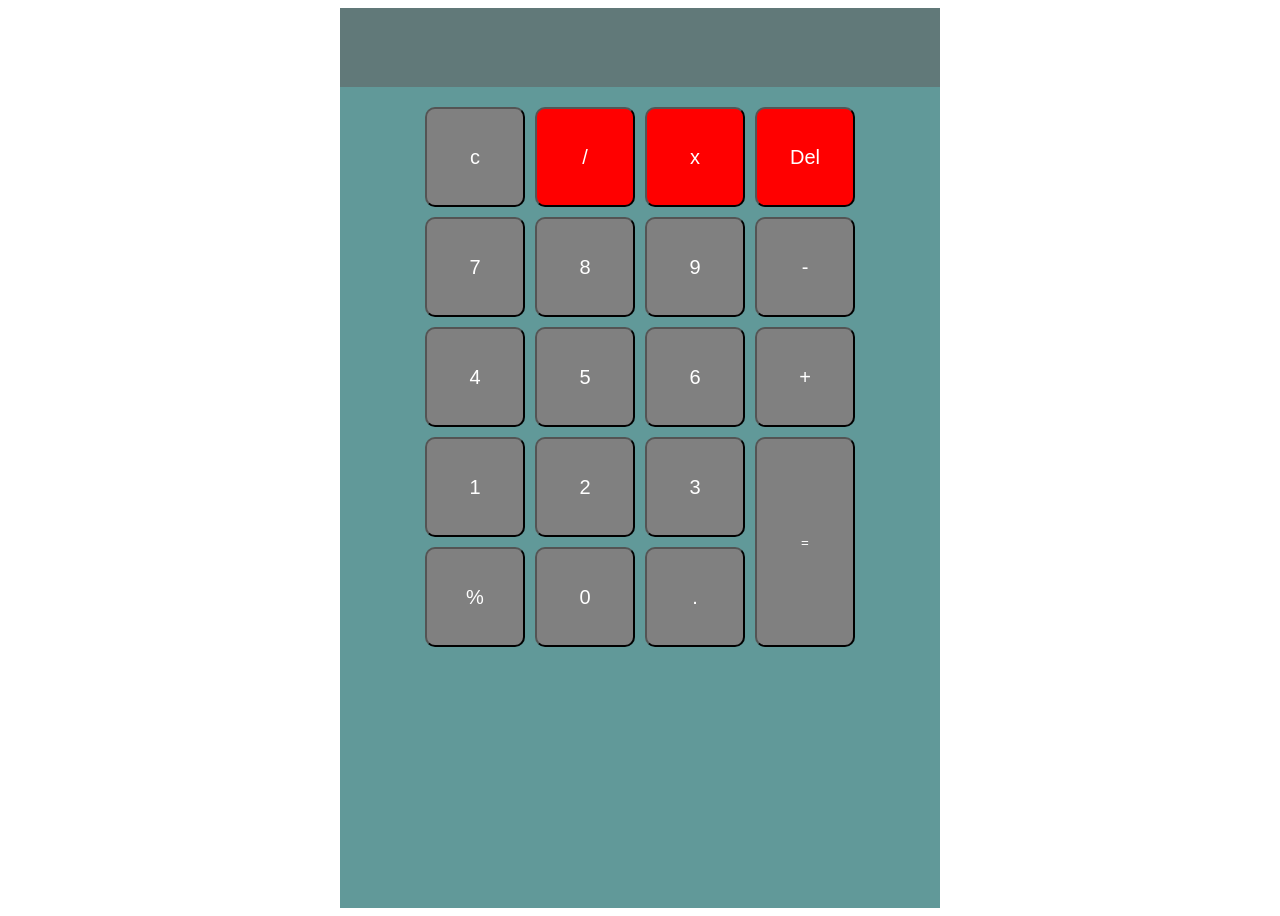
<file: index.html>
<!DOCTYPE html>
<html lang="en">
<head>
    <meta charset="UTF-8">
    <meta name="viewport" content="width=device-width, initial-scale=1.0">
    <title>Document</title>

    <style>

        body{
            background-color: white;
        }

        .main{
            width: 600px;
            min-height: 100vh;
            margin: 0 auto;
            background-color: rgb(97, 153, 153);
            overflow: hidden;
        }

        .main input{
            width: 100%;
            border: none;
            padding: 20px;
            background-color: rgb(97, 121, 121);
            overflow: hidden;
            font-size: 34px;
            font-weight: 600;
            color: #fff;
        }

        .calculator{
            width: 500px;
            min-height: 300px;
            display: grid;
            grid-template-columns: auto auto auto auto;
            margin-left: auto;
            margin-right: auto;
            padding-bottom: 20px;
            justify-content: center;
            padding-top: 20px;
            column-gap: 10px;
            row-gap: 10px;
          
        }

        .calculator .btn{
            width: 100px;
            height: 100px;
            background-color: grey;
            border-radius: 10px;
            color: white;
            font-size: 20px
          
        }

        .calculator .stretch{
            width: 100px;
            height: 210px;
            background-color: gray;
            border-radius: 10px;
            color: white;
            grid-column-start: 4;
            grid-column-end: 5;
            grid-row-start: 4;
            grid-row-end: 6;


        }

        @media (max-width: 748px){
            .main{
                width: 100%;
                min-height: 500px;
            }

            .calculator{
                display: grid;
                grid-template-columns: 1fr 1fr 1fr 1fr;
            }

              .calculator .btn{
                width: 150px;
                height: 150px;
                font-size: 2.5rem;
                font-weight: 700;
              }

                .calculator .stretch{
                    width: 150px;
                    height: 310px;
                    font-size: 2.5rem;
                    font-weight: 700;
                }

                .main input{
                    height: 120px;
                    font-size: 3.6rem;
                }
        }
    </style>
</head>
<body>
  <div class="main">
    <input type="text" readonly id="display">
       <div class="calculator">
        <button onclick="clearScreen()" class="btn">c</button>
        <button onclick="appendText('/')" class="btn" style="background-color: red;">/</button>
        <button onclick="appendText('*')" class="btn" style="background-color: red;">x</button>
        <button onclick="delText()" class="btn" style="background-color: red;">Del</button>
        <button onclick="appendText('7')" class="btn">7</button>
        <button onclick="appendText('8')" class="btn">8</button>
        <button onclick="appendText('9')" class="btn">9</button>
        <button onclick="appendText('-')" class="btn">-</button>
        <button onclick="appendText('4')" class="btn">4</button>
        <button onclick="appendText('5')" class="btn">5</button>
        <button onclick="appendText('6')" class="btn">6</button>
        <button onclick="appendText('+')" class="btn">+</button>
        <button onclick="appendText('1')" class="btn">1</button>
        <button onclick="appendText('2')" class="btn">2</button>
        <button onclick="appendText('3')" class="btn">3</button>
        <button onclick="displayAnswer()" class="stretch">=</button>
        <button onclick="percent()" class="btn">%</button>
        <button onclick="appendText('0')" class="btn">0</button>
        <button onclick="appendText('.')" class="btn">.</button>
       </div>
  </div>
  <script>
    let displayText = document.getElementById("display");
    console.log(displayText.value);

    function appendText(input){
        displayText.value += input;
        console.log(displayText.value);

    }

    function displayAnswer(){

        try{
        displayText.value = eval(displayText.value);
        }

        catch(error){
            displayText.value = "Guy U Don Mad";
        }
    }

    function clearScreen(){
         displayText.value = " ";
    }

    function delText(){
        displayText.value = displayText.value.slice(0, -1);
    }

    function percent(){
        displayText.value = displayText.value/100;
        
    }
  </script>
    
</body>
</html>
</file>
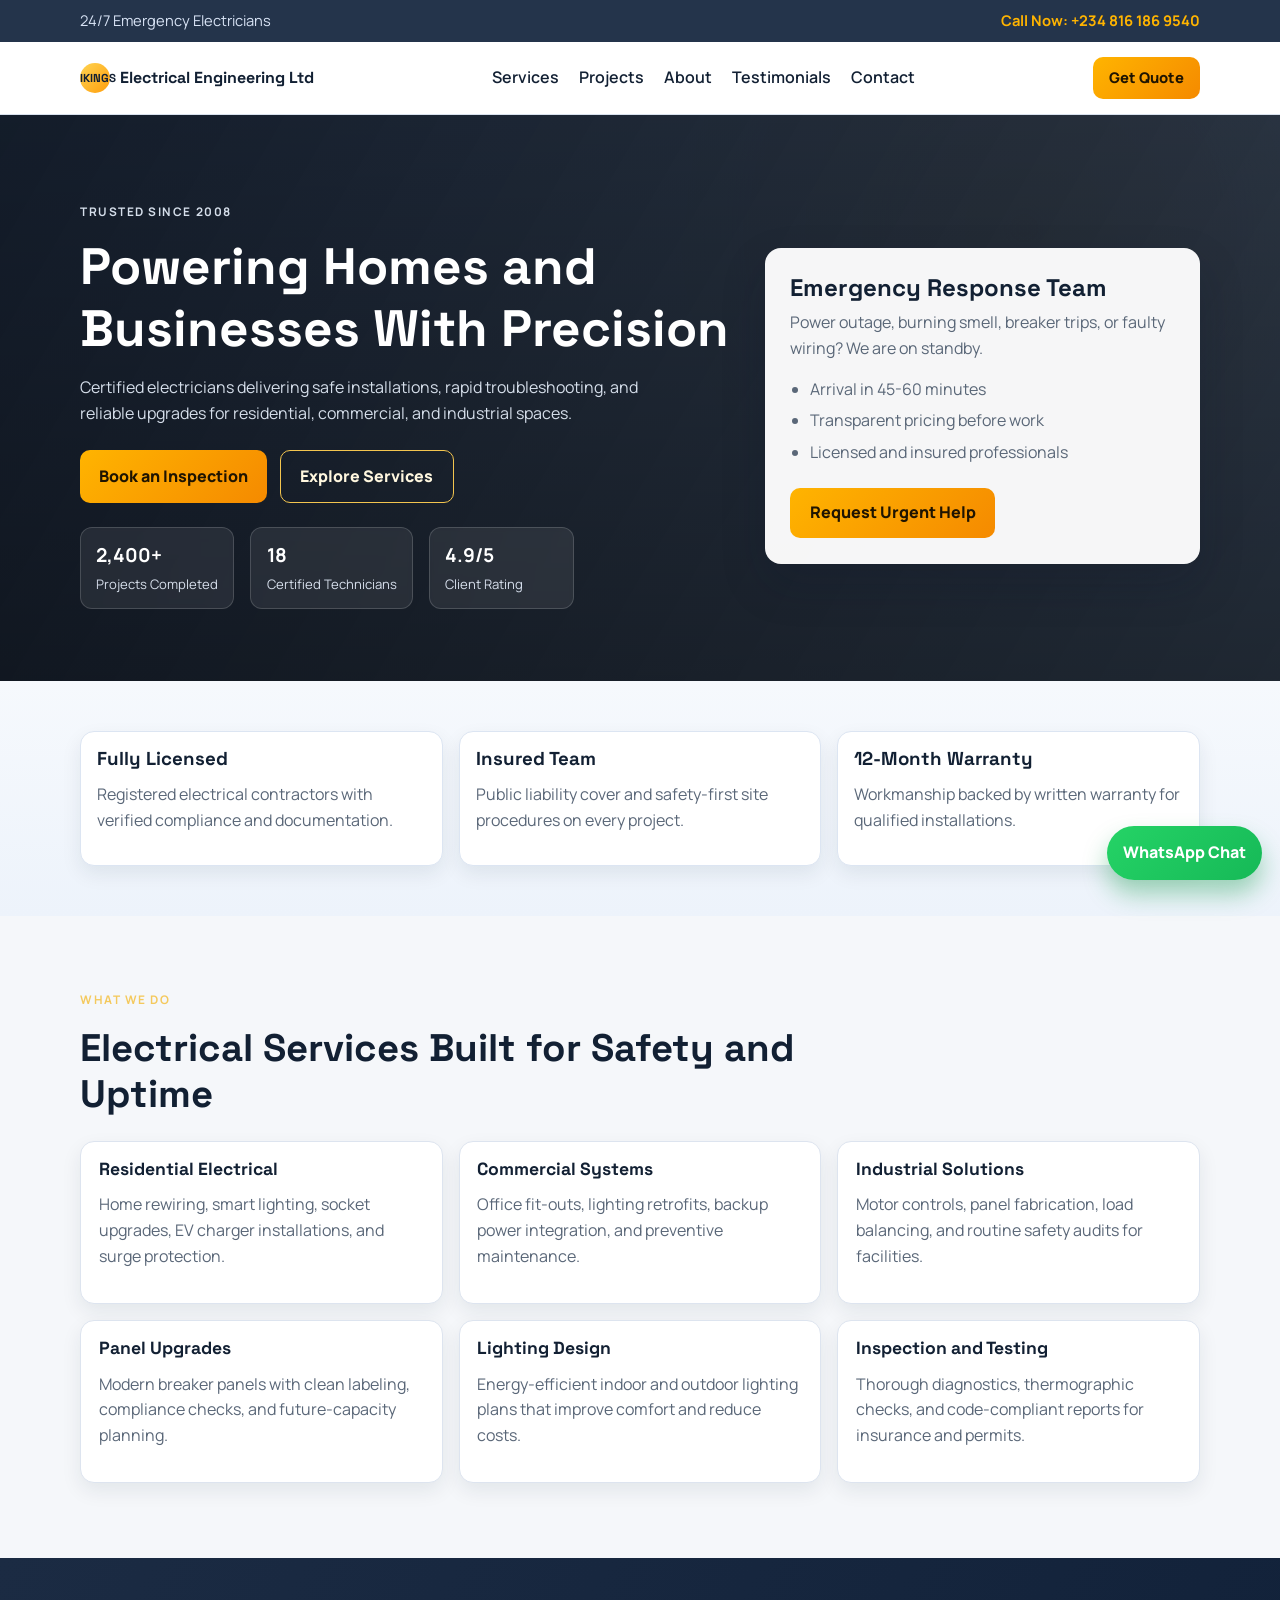
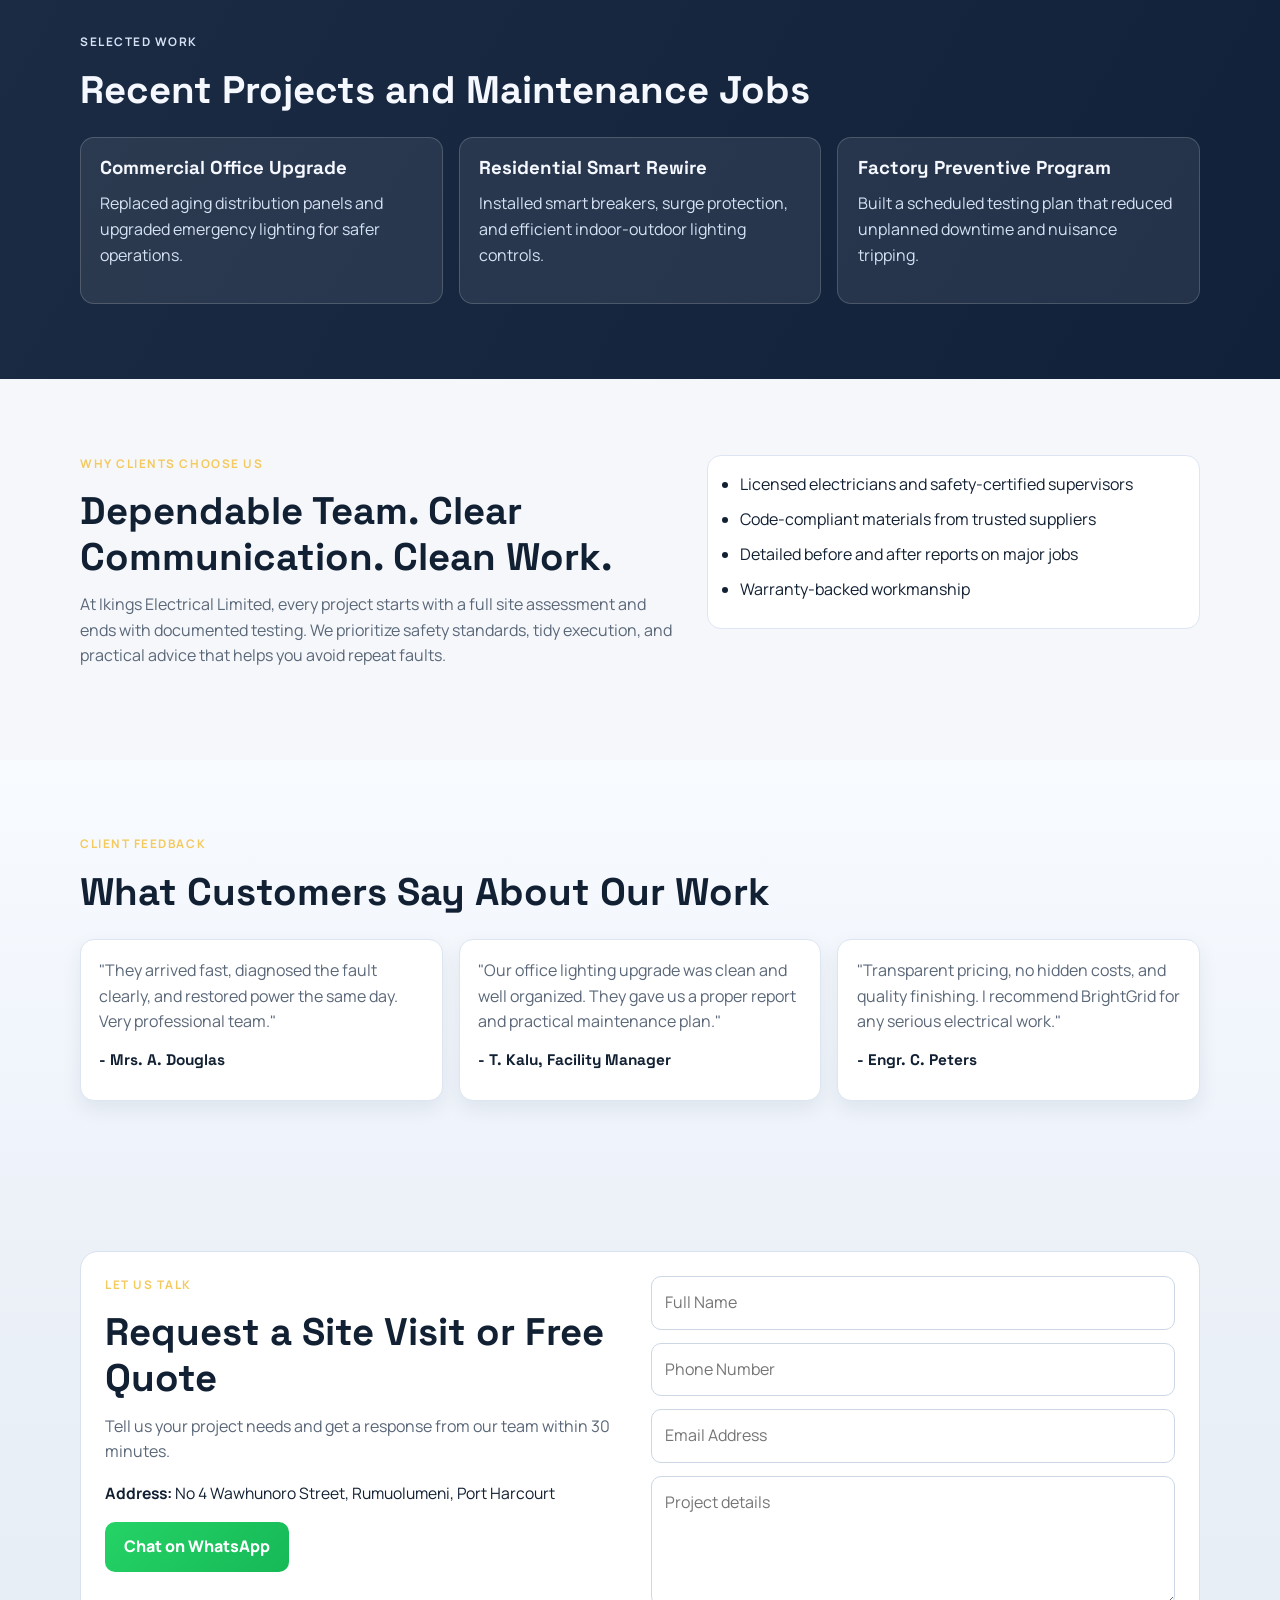
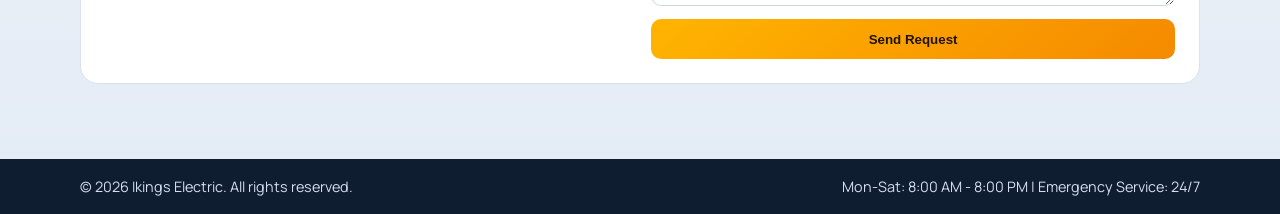
<file: ikcompany.html>
<!DOCTYPE html>
<html lang="en">
<head>
  <meta charset="UTF-8" />
  <meta name="viewport" content="width=device-width, initial-scale=1.0" />
  <title>IKINGS ELECTRICAL ENGINEERING LTD</title>
  <meta name="description" content="Licensed electrical contractors for homes, offices, and industrial facilities. 24/7 emergency service, panel upgrades, rewiring, and safety inspections." />
  <link rel="preconnect" href="https://fonts.googleapis.com" />
  <link rel="preconnect" href="https://fonts.gstatic.com" crossorigin />
  <link href="https://fonts.googleapis.com/css2?family=Manrope:wght@400;500;700;800&family=Space+Grotesk:wght@500;700&display=swap" rel="stylesheet" />
  <link rel="stylesheet" href="ikcompany.css" />
</head>
<body>
  <header class="topbar">
    <div class="container topbar-inner">
      <p>24/7 Emergency Electricians</p>
      <a href="tel:+2348161869540">Call Now: +234 816 186 9540</a>
    </div>
  </header>

  <nav class="navbar">
    <div class="container nav-inner">
      <a class="logo" href="#">
        <span class="logo-bolt">IKINGS</span>
        <span>Electrical Engineering Ltd</span>
      </a>
      <ul class="nav-links">
        <li><a href="#services">Services</a></li>
        <li><a href="#projects">Projects</a></li>
        <li><a href="#about">About</a></li>
        <li><a href="#testimonials">Testimonials</a></li>
        <li><a href="#contact">Contact</a></li>
      </ul>
      <a class="btn btn-small" href="#contact">Get Quote</a>
    </div>
  </nav>

  <main>
    <section class="hero">
      <div class="overlay"></div>
      <div class="container hero-grid">
        <div class="hero-copy">
          <p class="eyebrow">Trusted Since 2008</p>
          <h1>Powering Homes and Businesses With Precision</h1>
          <p>
            Certified electricians delivering safe installations, rapid troubleshooting,
            and reliable upgrades for residential, commercial, and industrial spaces.
          </p>
          <div class="hero-actions">
            <a class="btn" href="#contact">Book an Inspection</a>
            <a class="btn btn-outline" href="#services">Explore Services</a>
          </div>
          <ul class="hero-stats">
            <li><strong>2,400+</strong><span>Projects Completed</span></li>
            <li><strong>18</strong><span>Certified Technicians</span></li>
            <li><strong>4.9/5</strong><span>Client Rating</span></li>
          </ul>
        </div>
        <aside class="hero-card">
          <h2>Emergency Response Team</h2>
          <p>Power outage, burning smell, breaker trips, or faulty wiring? We are on standby.</p>
          <ul>
            <li>Arrival in 45-60 minutes</li>
            <li>Transparent pricing before work</li>
            <li>Licensed and insured professionals</li>
          </ul>
          <a href="tel:+2348012345678" class="btn">Request Urgent Help</a>
        </aside>
      </div>
    </section>

    <section class="section trust-strip">
      <div class="container trust-grid">
        <article>
          <h3>Fully Licensed</h3>
          <p>Registered electrical contractors with verified compliance and documentation.</p>
        </article>
        <article>
          <h3>Insured Team</h3>
          <p>Public liability cover and safety-first site procedures on every project.</p>
        </article>
        <article>
          <h3>12-Month Warranty</h3>
          <p>Workmanship backed by written warranty for qualified installations.</p>
        </article>
      </div>
    </section>

    <section id="services" class="section">
      <div class="container">
        <div class="section-head">
          <p class="eyebrow">What We Do</p>
          <h2>Electrical Services Built for Safety and Uptime</h2>
        </div>
        <div class="cards">
          <article class="card">
            <h3>Residential Electrical</h3>
            <p>Home rewiring, smart lighting, socket upgrades, EV charger installations, and surge protection.</p>
          </article>
          <article class="card">
            <h3>Commercial Systems</h3>
            <p>Office fit-outs, lighting retrofits, backup power integration, and preventive maintenance.</p>
          </article>
          <article class="card">
            <h3>Industrial Solutions</h3>
            <p>Motor controls, panel fabrication, load balancing, and routine safety audits for facilities.</p>
          </article>
          <article class="card">
            <h3>Panel Upgrades</h3>
            <p>Modern breaker panels with clean labeling, compliance checks, and future-capacity planning.</p>
          </article>
          <article class="card">
            <h3>Lighting Design</h3>
            <p>Energy-efficient indoor and outdoor lighting plans that improve comfort and reduce costs.</p>
          </article>
          <article class="card">
            <h3>Inspection and Testing</h3>
            <p>Thorough diagnostics, thermographic checks, and code-compliant reports for insurance and permits.</p>
          </article>
        </div>
      </div>
    </section>

    <section id="projects" class="section section-dark">
      <div class="container">
        <div class="section-head">
          <p class="eyebrow">Selected Work</p>
          <h2>Recent Projects and Maintenance Jobs</h2>
        </div>
        <div class="project-grid">
          <article>
            <h3>Commercial Office Upgrade</h3>
            <p>Replaced aging distribution panels and upgraded emergency lighting for safer operations.</p>
          </article>
          <article>
            <h3>Residential Smart Rewire</h3>
            <p>Installed smart breakers, surge protection, and efficient indoor-outdoor lighting controls.</p>
          </article>
          <article>
            <h3>Factory Preventive Program</h3>
            <p>Built a scheduled testing plan that reduced unplanned downtime and nuisance tripping.</p>
          </article>
        </div>
      </div>
    </section>

    <section id="about" class="section about">
      <div class="container about-grid">
        <div>
          <p class="eyebrow">Why Clients Choose Us</p>
          <h2>Dependable Team. Clear Communication. Clean Work.</h2>
          <p>
            At Ikings Electrical Limited, every project starts with a full site assessment and ends with
            documented testing. We prioritize safety standards, tidy execution, and practical advice
            that helps you avoid repeat faults.
          </p>
        </div>
        <ul class="checklist">
          <li>Licensed electricians and safety-certified supervisors</li>
          <li>Code-compliant materials from trusted suppliers</li>
          <li>Detailed before and after reports on major jobs</li>
          <li>Warranty-backed workmanship</li>
        </ul>
      </div>
    </section>

    <section id="testimonials" class="section testimonials">
      <div class="container">
        <div class="section-head">
          <p class="eyebrow">Client Feedback</p>
          <h2>What Customers Say About Our Work</h2>
        </div>
        <div class="testimonial-grid">
          <article>
            <p>
              "They arrived fast, diagnosed the fault clearly, and restored power the same day.
              Very professional team."
            </p>
            <h3>- Mrs. A. Douglas</h3>
          </article>
          <article>
            <p>
              "Our office lighting upgrade was clean and well organized. They gave us a proper
              report and practical maintenance plan."
            </p>
            <h3>- T. Kalu, Facility Manager</h3>
          </article>
          <article>
            <p>
              "Transparent pricing, no hidden costs, and quality finishing. I recommend BrightGrid
              for any serious electrical work."
            </p>
            <h3>- Engr. C. Peters</h3>
          </article>
        </div>
      </div>
    </section>

    <section id="contact" class="section contact">
      <div class="container contact-box">
        <div>
          <p class="eyebrow">Let us Talk</p>
          <h2>Request a Site Visit or Free Quote</h2>
          <p>Tell us your project needs and get a response from our team within 30 minutes.</p>
          <p class="single-address"><strong>Address:</strong> No 4 Wawhunoro Street, Rumuolumeni, Port Harcourt</p>
          <a class="btn whatsapp-inline" href="https://wa.me/2348161869540?text=Hello%20Ikings%20Electrical,%20I%20need%20electrical%20service." target="_blank" rel="noopener noreferrer">Chat on WhatsApp</a>
        </div>
        <form class="contact-form" action="#" method="post">
          <input type="text" name="name" placeholder="Full Name" required />
          <input type="tel" name="phone" placeholder="Phone Number" required />
          <input type="email" name="email" placeholder="Email Address" required />
          <textarea name="message" rows="4" placeholder="Project details"></textarea>
          <button class="btn" type="submit">Send Request</button>
        </form>
      </div>
    </section>
  </main>

  <footer class="footer">
    <div class="container footer-inner">
      <p>© 2026 Ikings Electric. All rights reserved.</p>
      <p>Mon-Sat: 8:00 AM - 8:00 PM | Emergency Service: 24/7</p>
    </div>
  </footer>

  <a
    class="whatsapp-float"
    href="https://wa.me/2348161869540?text=Hello%20Ikings Electrical%20Engineering Ltd,%20I%20need%20electrical%20service."
    target="_blank"
    rel="noopener noreferrer"
    aria-label="Chat with us on WhatsApp"
  >
    WhatsApp Chat
  </a>
</body>
</html>
</file>
<file: ikcompany.css>
:root {
  --bg: #f5f7fa;
  --ink: #122033;
  --muted: #5a6778;
  --brand: #ffb400;
  --brand-deep: #f58a00;
  --steel: #24344b;
  --white: #ffffff;
  --panel: #e9edf4;
  --green: #25d366;
  --green-deep: #16b957;
  --radius: 16px;
  --shadow: 0 20px 45px rgba(10, 24, 45, 0.18);
}

* {
  box-sizing: border-box;
}

html,
body {
  margin: 0;
  padding: 0;
}

body {
  font-family: "Manrope", sans-serif;
  color: var(--ink);
  background: var(--bg);
  line-height: 1.6;
}

h1,
h2,
h3 {
  font-family: "Space Grotesk", sans-serif;
  line-height: 1.2;
  margin: 0 0 0.75rem;
}

p {
  margin: 0 0 1rem;
  color: var(--muted);
}

.container {
  width: min(1120px, 92%);
  margin-inline: auto;
}

.topbar {
  background: var(--steel);
  color: #d8e3f5;
  font-size: 0.92rem;
}

.topbar-inner {
  min-height: 42px;
  display: flex;
  align-items: center;
  justify-content: space-between;
  gap: 1rem;
}

.topbar p {
  color: inherit;
  margin: 0;
}

.topbar a {
  color: var(--brand);
  text-decoration: none;
  font-weight: 700;
}

.navbar {
  background: var(--white);
  position: sticky;
  top: 0;
  z-index: 50;
  border-bottom: 1px solid #d8e1ed;
}

.nav-inner {
  min-height: 72px;
  display: flex;
  align-items: center;
  justify-content: space-between;
  gap: 1rem;
}

.logo {
  display: flex;
  align-items: center;
  gap: 0.6rem;
  text-decoration: none;
  color: var(--ink);
  font-family: "Space Grotesk", sans-serif;
  font-weight: 700;
}

.logo-bolt {
  display: inline-grid;
  place-items: center;
  width: 30px;
  height: 30px;
  border-radius: 50%;
  background: linear-gradient(135deg, #ffd452, #ff9e0c);
  font-size: 0.72rem;
  font-weight: 800;
}

.nav-links {
  list-style: none;
  display: flex;
  gap: 1.25rem;
  margin: 0;
  padding: 0;
}

.nav-links a {
  text-decoration: none;
  color: var(--ink);
  font-weight: 600;
}

.btn {
  border: none;
  background: linear-gradient(135deg, var(--brand), var(--brand-deep));
  color: #1f1400;
  padding: 0.78rem 1.2rem;
  border-radius: 10px;
  text-decoration: none;
  display: inline-flex;
  align-items: center;
  justify-content: center;
  font-weight: 800;
  cursor: pointer;
  transition: transform 0.2s ease, box-shadow 0.2s ease;
}

.btn:hover {
  transform: translateY(-1px);
  box-shadow: 0 8px 18px rgba(245, 138, 0, 0.34);
}

.btn-small {
  padding: 0.6rem 1rem;
  font-size: 0.92rem;
}

.btn-outline {
  background: transparent;
  border: 1px solid #f3c54f;
  color: #fff7df;
}

.hero {
  position: relative;
  color: var(--white);
  padding: 5.5rem 0 4.5rem;
  background:
    linear-gradient(120deg, rgba(9, 20, 36, 0.94), rgba(11, 27, 49, 0.82)),
    radial-gradient(circle at 80% 20%, rgba(255, 186, 71, 0.28), transparent 36%),
    url("https://images.unsplash.com/photo-1466611653911-95081537e5b7?auto=format&fit=crop&w=1500&q=80") center/cover no-repeat;
}

.overlay {
  position: absolute;
  inset: 0;
  background: linear-gradient(180deg, rgba(0, 0, 0, 0.15), rgba(0, 0, 0, 0.42));
}

.hero-grid {
  position: relative;
  display: grid;
  grid-template-columns: 1.2fr 0.8fr;
  gap: 2rem;
  align-items: center;
}

.eyebrow {
  text-transform: uppercase;
  letter-spacing: 0.13em;
  font-size: 0.74rem;
  font-weight: 700;
  color: #f4c95d;
  margin-bottom: 0.9rem;
}

.hero h1 {
  font-size: clamp(1.9rem, 4vw, 3.45rem);
  margin-bottom: 1rem;
}

.hero-copy > p {
  color: #d5deea;
  max-width: 60ch;
}

.hero-actions {
  display: flex;
  flex-wrap: wrap;
  gap: 0.8rem;
  margin: 1.5rem 0;
}

.hero-stats {
  list-style: none;
  display: flex;
  flex-wrap: wrap;
  gap: 1rem;
  padding: 0;
  margin: 1.2rem 0 0;
}

.hero-stats li {
  background: rgba(255, 255, 255, 0.08);
  backdrop-filter: blur(2px);
  border: 1px solid rgba(255, 255, 255, 0.16);
  border-radius: 12px;
  padding: 0.75rem 0.95rem;
  min-width: 145px;
}

.hero-stats strong {
  display: block;
  color: #fff;
  font-size: 1.2rem;
}

.hero-stats span {
  font-size: 0.82rem;
  color: #d7dfec;
}

.hero-card {
  background: rgba(255, 255, 255, 0.96);
  color: var(--ink);
  border-radius: var(--radius);
  padding: 1.6rem;
  box-shadow: var(--shadow);
  transform: translateY(16px);
  animation: rise 0.8s ease forwards;
}

.hero-card h2 {
  margin-bottom: 0.45rem;
}

.hero-card ul {
  margin: 1rem 0 1.4rem;
  padding-left: 1.2rem;
}

.hero-card li {
  margin-bottom: 0.35rem;
  color: var(--muted);
}

.section {
  padding: 4.7rem 0;
}

.section-head {
  max-width: 800px;
  margin-bottom: 1.5rem;
}

.section h2 {
  font-size: clamp(1.5rem, 3vw, 2.4rem);
}

.trust-strip {
  background: linear-gradient(180deg, #f6f9fd, #edf3fb);
  padding-top: 3.1rem;
  padding-bottom: 3.1rem;
}

.trust-grid {
  display: grid;
  grid-template-columns: repeat(3, minmax(0, 1fr));
  gap: 1rem;
}

.trust-grid article {
  background: var(--white);
  border: 1px solid #dce5f2;
  border-radius: 14px;
  padding: 1rem;
  box-shadow: 0 8px 20px rgba(18, 32, 51, 0.08);
}

.cards {
  display: grid;
  grid-template-columns: repeat(3, minmax(0, 1fr));
  gap: 1rem;
}

.card {
  background: var(--white);
  border: 1px solid #dde4ef;
  border-radius: 14px;
  padding: 1.1rem;
  box-shadow: 0 8px 20px rgba(18, 32, 51, 0.08);
}

.card h3 {
  font-size: 1.1rem;
}

.section-dark {
  background:
    linear-gradient(120deg, #1b2b43, #112139),
    radial-gradient(circle at 25% 35%, rgba(255, 188, 65, 0.18), transparent 42%);
  color: #f5f8ff;
}

.section-dark p {
  color: #d6e2f4;
}

.project-grid {
  display: grid;
  grid-template-columns: repeat(3, minmax(0, 1fr));
  gap: 1rem;
}

.project-grid article {
  border: 1px solid rgba(255, 255, 255, 0.17);
  background: rgba(255, 255, 255, 0.08);
  border-radius: 14px;
  padding: 1.2rem;
}

.about-grid {
  display: grid;
  grid-template-columns: 1.1fr 0.9fr;
  gap: 1.5rem;
  align-items: start;
}

.checklist {
  margin: 0;
  padding: 1rem 1rem 1rem 2rem;
  background: var(--white);
  border: 1px solid #dee6f3;
  border-radius: 14px;
}

.checklist li {
  margin-bottom: 0.6rem;
  color: var(--ink);
}

.testimonials {
  background: linear-gradient(180deg, #f8fbff, #eef3fb);
}

.testimonial-grid {
  display: grid;
  grid-template-columns: repeat(3, minmax(0, 1fr));
  gap: 1rem;
}

.testimonial-grid article {
  background: var(--white);
  border: 1px solid #dce5f1;
  border-radius: 14px;
  padding: 1.15rem;
  box-shadow: 0 8px 20px rgba(18, 32, 51, 0.08);
}

.testimonial-grid h3 {
  margin-top: 0.9rem;
  font-size: 0.96rem;
}

.contact {
  background: linear-gradient(180deg, #edf2f8, #e4ecf5);
}

.contact-box {
  background: var(--white);
  border: 1px solid #d8e1ed;
  border-radius: 18px;
  padding: 1.5rem;
  display: grid;
  grid-template-columns: 1fr 1fr;
  gap: 1.4rem;
}

.single-address {
  color: var(--ink);
  font-size: 0.98rem;
}

.whatsapp-inline {
  margin-bottom: 0.6rem;
  background: linear-gradient(135deg, var(--green), var(--green-deep));
  color: #ffffff;
}

.whatsapp-inline:hover {
  box-shadow: 0 8px 18px rgba(22, 185, 87, 0.36);
}

.contact-form {
  display: grid;
  gap: 0.8rem;
}

.contact-form input,
.contact-form textarea {
  width: 100%;
  border: 1px solid #ccd7e5;
  border-radius: 10px;
  padding: 0.82rem;
  font: inherit;
}

.footer {
  background: #0f1d30;
  color: #d1deef;
  padding: 1rem 0;
  font-size: 0.9rem;
}

.footer-inner {
  display: flex;
  align-items: center;
  justify-content: space-between;
  gap: 1rem;
  flex-wrap: wrap;
}

.footer p {
  margin: 0;
  color: inherit;
}

.whatsapp-float {
  position: fixed;
  right: 18px;
  bottom: 20px;
  z-index: 90;
  background: linear-gradient(135deg, var(--green), var(--green-deep));
  color: #ffffff;
  text-decoration: none;
  padding: 0.88rem 1rem;
  border-radius: 999px;
  font-weight: 800;
  box-shadow: 0 14px 24px rgba(17, 153, 72, 0.38);
  transition: transform 0.2s ease;
}

.whatsapp-float:hover {
  transform: translateY(-2px);
}

@keyframes rise {
  from {
    opacity: 0;
    transform: translateY(30px);
  }
  to {
    opacity: 1;
    transform: translateY(0);
  }
}

@media (max-width: 960px) {
  .hero-grid,
  .about-grid,
  .contact-box {
    grid-template-columns: 1fr;
  }

  .cards,
  .project-grid,
  .testimonial-grid,
  .trust-grid {
    grid-template-columns: repeat(2, minmax(0, 1fr));
  }

  .hero-card {
    max-width: 550px;
  }
}

@media (max-width: 700px) {
  .topbar-inner {
    flex-direction: column;
    justify-content: center;
    padding: 0.45rem 0;
    text-align: center;
  }

  .nav-inner {
    flex-wrap: wrap;
    padding: 0.75rem 0;
  }

  .nav-links {
    order: 3;
    width: 100%;
    justify-content: center;
    border-top: 1px solid #e6edf5;
    padding-top: 0.6rem;
    flex-wrap: wrap;
  }

  .cards,
  .project-grid,
  .testimonial-grid,
  .trust-grid {
    grid-template-columns: 1fr;
  }

  .section {
    padding: 4rem 0;
  }

  .whatsapp-float {
    right: 12px;
    left: 12px;
    bottom: 12px;
    text-align: center;
    justify-content: center;
    border-radius: 12px;
  }
}
</file>
